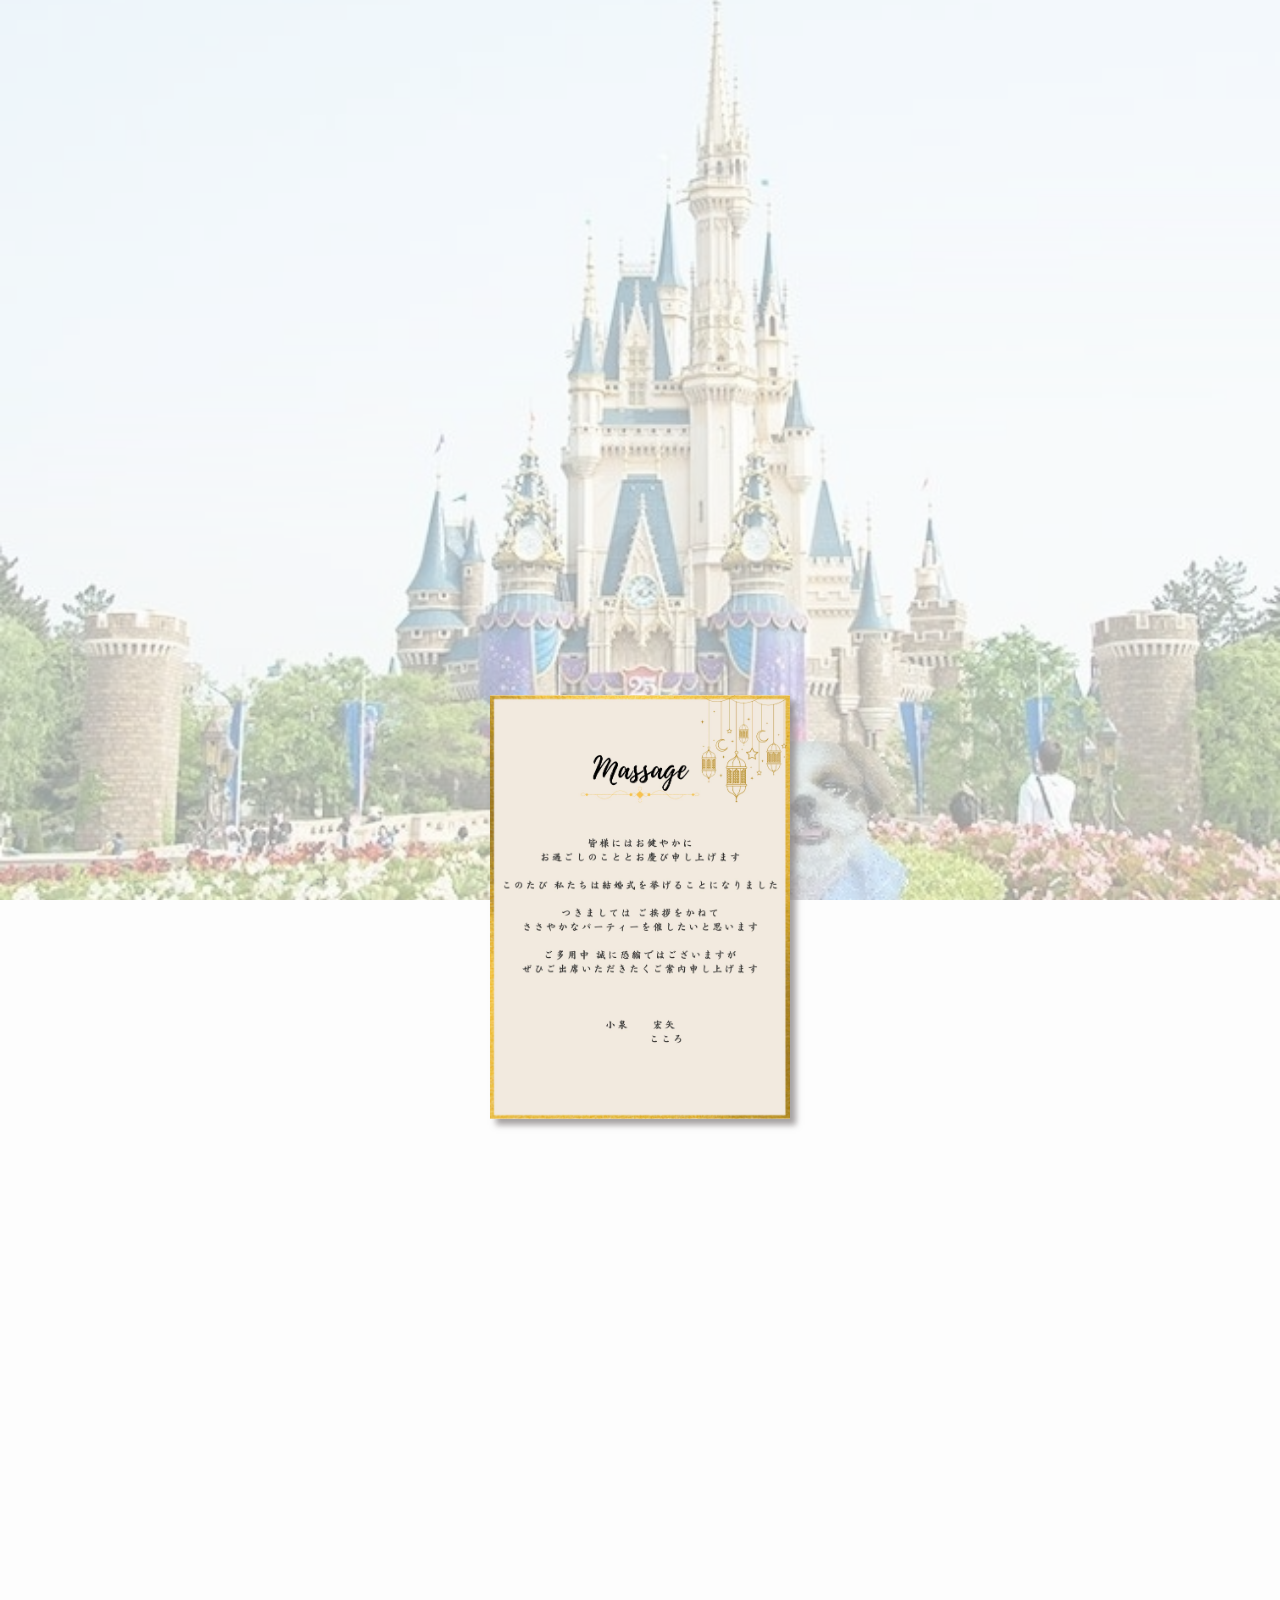
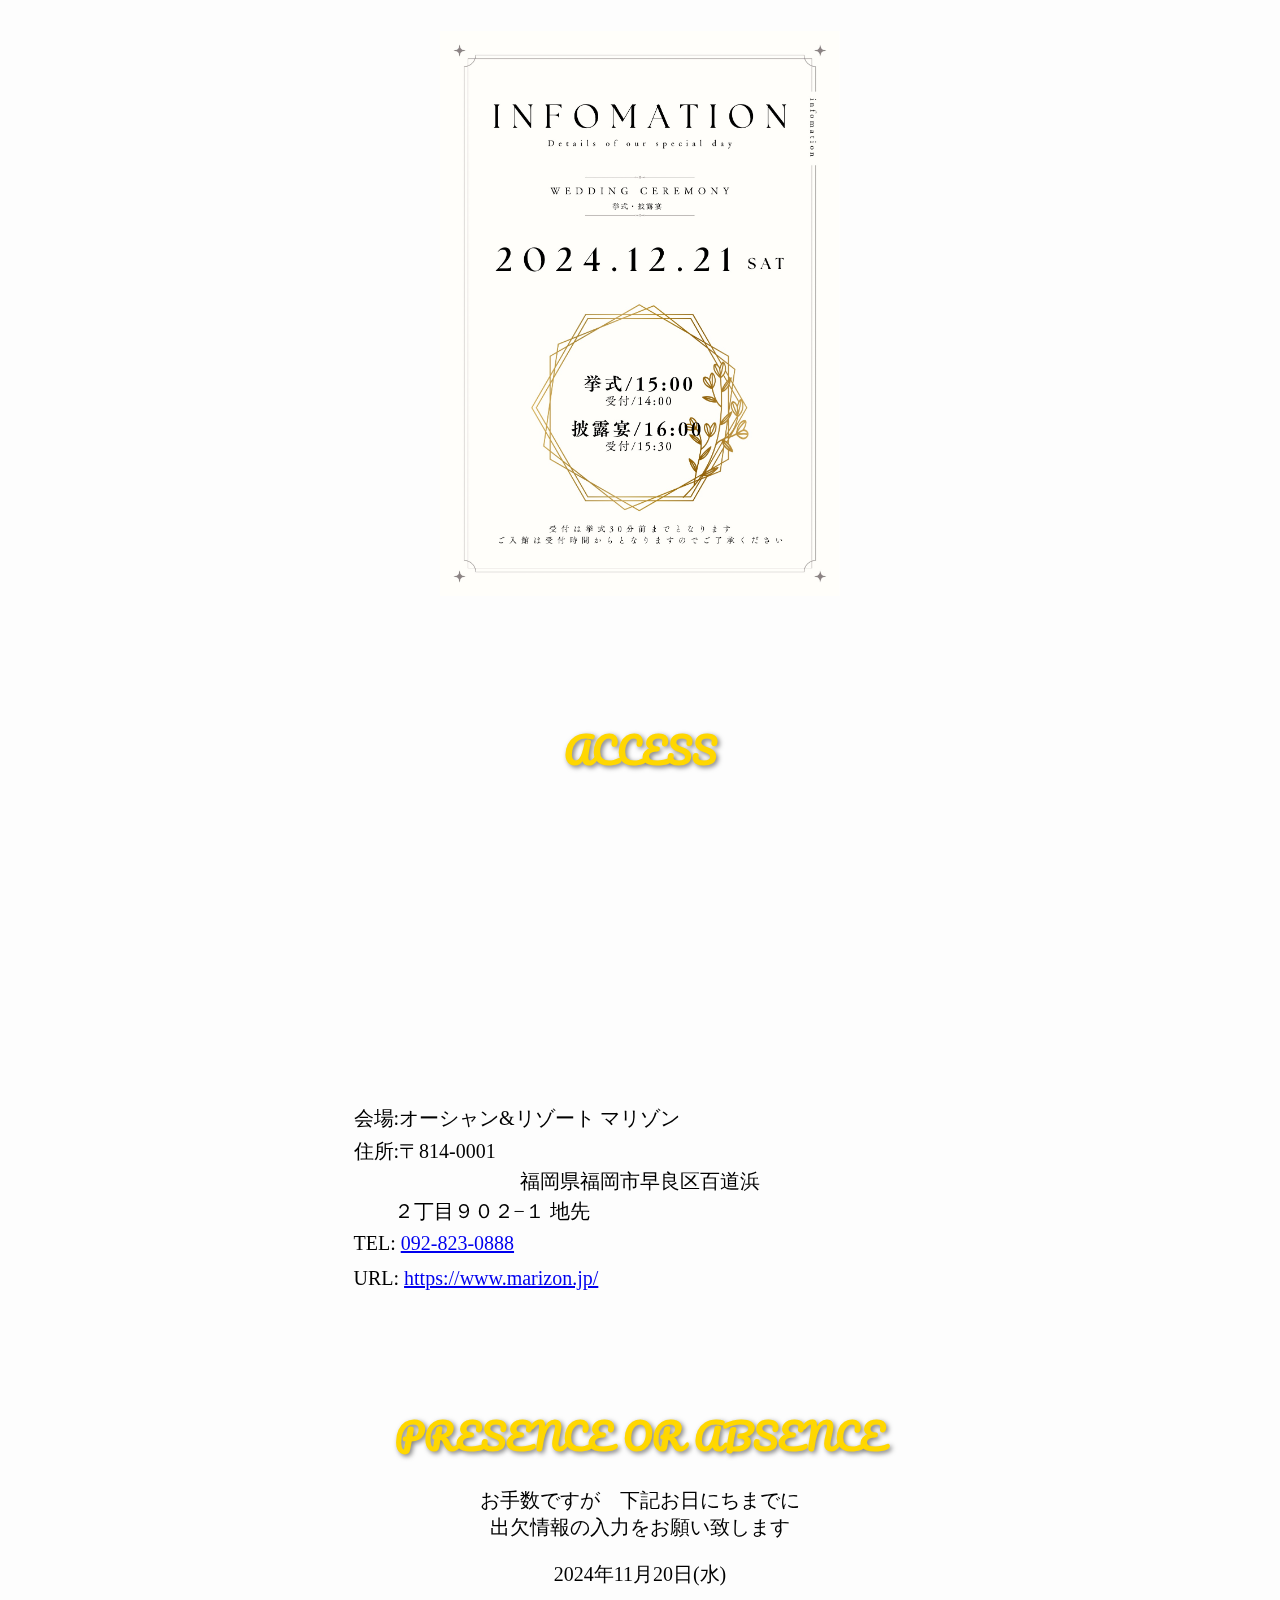
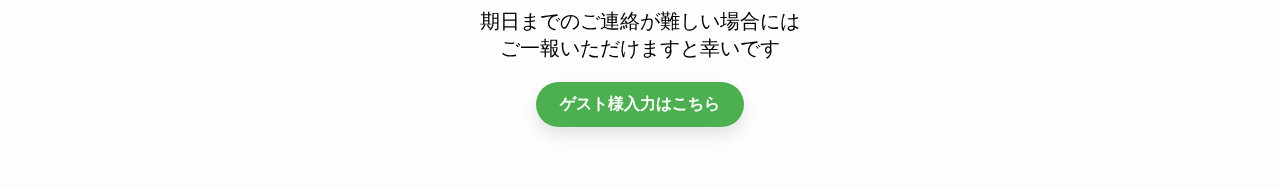
<file: index.html>
<!DOCTYPE html>
<html lang="ja">

<head>
  <meta charset="UTF-8">
  <meta name="viewport" content="width=device-width, initial-scale=1.0">
  <title>Web招待状</title>
  <style>
    @import url('https://fonts.googleapis.com/css2?family=Pacifico&display=swap');

    html {
      overflow-x: hidden;
      -webkit-overflow-scrolling: touch;
    }

    .hidden {
      opacity: 0;
      transition: opacity 1s ease-out;
    }

    .visible {
      opacity: 1;
    }

    body {
      display: flex;
      flex-direction: column;
      justify-content: center;
      align-items: center;
      margin: 0;
      background-color: #fdfdfd;
      font-family: Arial, sans-serif;
      padding: 10px;
      overflow-x: hidden;
      /* スマホでの余白を追加 */
    }

    .invitation {
      font-family: 'Pacifico', cursive;
      font-size: 50px;
      color: rgb(255, 215, 0);
      opacity: 0;
      filter: blur(10px);
      text-shadow: 2px 2px 5px rgba(0, 0, 0, 0.2);
      animation: fadeInBlur 3s ease forwards;
    }

    .image-container,
    .image2-container {
      margin-top: 20px;
      opacity: 0;
      filter: blur(10px);
      animation: fadeInBlur 3s ease forwards;
    }

    .image-container {
      animation-delay: 2s;
    }

    .image2-container {
      padding: 20px;
      background-color: hsl(25, 61%, 75%);
      border-radius: 10px;
      text-align: center;
      animation: fadeInBlur 0s ease forwards;
    }


    .countdown-text {
      font-family: 'Pacifico', cursive;
      font-size: 48px;
      color: rgb(255, 215, 0);
      text-shadow: 2px 2px 5px rgba(0, 0, 0, 0.3);
      margin-bottom: 10px;
    }

    .countdown-days {
      font-size: 80px;
      /* 日数を大きく表示 */
      font-family: Arial, sans-serif;
      color: black;
      margin: 5px 0;
    }



    .countdown-subtext {
      font-size: 20px;
      color: black;
      margin-top: 20px;
      font-family: Arial, sans-serif;
    }

    /* スマホ対応のためのメディアクエリ */
    @media (max-width: 600px) {
      .invitation {
        font-size: 36px;
        /* フォントサイズを小さく */
      }

      .countdown-text {
        font-size: 36px;
        /* フォントサイズを小さく */
      }

      .countdown-days {
        font-size: 60px;
        /* 日数のフォントサイズを小さく */
      }

      .countdown-time {
        font-size: 24px;
        /* 残り時間のフォントサイズを小さく */
      }
      .countdown-time2 {
        font-size: 40px;
        /* 残り時間のフォントサイズを小さく */
      }

      .image-container img,
      .image2-container img {
        width: 100%;
        /* 画像を画面幅に合わせてレスポンシブに */
        height: auto;
      }

      .countdown-container {
        padding: 20px;
        /* 枠内の余白 */
        margin: 10px;
        /* 外側の余白 */
        border-radius: 10px;
        /* 角を丸くする */
        text-align: center;
        /* テキストを中央揃え */
        width: auto;
        /* 要素の幅を中身に合わせる */
        background-color: rgba(250, 249, 249, 0.7);
        /* 薄いグレーに透過効果を設定 (0.7のAlphaで70%不透明) */
        justify-content: center;
      }
    }

    @keyframes fadeInBlur {
      0% {
        opacity: 0;
        filter: blur(10px);
      }

      50% {
        opacity: 0.5;
        filter: blur(5px);
      }

      100% {
        opacity: 1;
        filter: blur(0);
      }
    }

    .container {
      max-width: 600px;
      width: 100%;
      border: 2px solid black;
      padding: 20px;
      box-shadow: 5px 5px 0px rgba(0, 0, 0, 0);
      position: relative;
      overflow-x: hidden;
    }

    h1 {
      text-align: center;
      font-size: 36px;
      margin: 0;
      color: rgb(255, 215, 0);
      font-family: 'Pacifico', cursive;
    }

    h2 {
      text-align: center;
      font-size: 24px;
      margin: 20px 0 10px 0;
      color: #000;
    }

    .date {
      text-align: center;
      font-size: 28px;
      margin-bottom: 20px;
    }

    .box {
      border: 2px solid black;
      padding: 10px;
      margin: 10px 0;
      font-size: 22px;
    }

    .box-time {
      display: flex;
      justify-content: space-between;
      padding: 5px 0;
    }

    .note {
      font-family: 'Yu Mincho', cursive;
      text-align: center;
      margin-top: 20px;
      font-size: 20px;
      color: #000;
      line-height: 15px;
    }


    .note2 {
      font-family: 'Yu Mincho', cursive;
      text-align: center;
      margin-top: 20px;
      font-size: 20px;
      color: #000;
      line-height: 10px;
    }

    .note3 {
      font-family: 'Yu Mincho', cursive;
      text-align: center;
      margin-top: 20px;
      font-size: 20px;
      color: #000;
    }

    /* 手書き風の線と吹き出し */
    .corner-decor {
      position: relative;
      top: -20px;
      left: -20px;
      font-size: 40px;
      transform: rotate(10deg);
    }

    .message {
      position: relative;
      top: -50px;
      right: -10px;
      font-size: 16px;
      background: white;
      padding: 5px;
      border-radius: 10px;
      border: 1px solid black;
      transform: rotate(-5deg);
    }

    .header {
      font-size: 24px;
      font-family: 'Cursive', sans-serif;
      margin-bottom: 50px;
      color: black;
    }

    .content {
      font-size: 16px;
      line-height: 2;
      color: black;
      padding: 20px;
      /* コンテンツ内の余白 */
      margin: 20px;
      /* 外側の余白 */
      border: 2px solid #ccc;
      /* 枠線 (薄いグレー) */
      border-radius: 8px;
      /* 角を丸くする */
      background-color: white;
      /* 背景色を白に */
      box-shadow: 0 4px 8px rgba(0, 0, 0, 0.1);
      /* 影の設定 */
      max-width: 600px;
      /* 横幅を最大600pxに制限 */
      margin: 20px auto;
      /* 中央寄せ */
    }


    .info-section {
      position: relative;
      /* 親要素は相対位置 */
      padding: 50px;
      text-align: center;
      color: white;
      /* 高さを設定 */
      overflow: hidden;
      overflow-x: hidden;
    }

    .info-section::before {
      content: '';
      position: fixed;
      top: 0;
      left: 0;
      width: 100%;
      height: 100vh;
      background-image: url('sample13.jpg');
      /* 背景画像を設定 */
      background-size: cover;
      background-position: center;
      opacity: 0.4;
      /* 背景画像だけを半透明に */
      z-index: -1;
      /* 背景画像をテキストの後ろに配置 */
    }


    .info-section h1,
    .info-section h2,
    .info-section .date {
      margin: 10px 0;
      text-shadow: 2px 2px 5px rgba(0, 0, 0, 0.5);
      /* 文字に影をつけて読みやすく */
    }

    .box {
      background-color: rgba(0, 0, 0, 0.4);
      /* 背景を半透明にして読みやすく */
      padding: 20px;
      border-radius: 10px;
      display: inline-block;
    }

    .box-time {
      display: flex;
      justify-content: space-between;
      margin: 10px 0;
    }

    .button {
      display: inline-block;
      padding: 12px 24px;
      /* ボタンの内側の余白 */
      font-size: 16px;
      font-weight: bold;
      color: white;
      /* テキストの色 */
      background-color: #4CAF50;
      /* ボタンの背景色（おしゃれなグリーン） */
      text-align: center;
      text-decoration: none;
      /* 下線を消す */
      border-radius: 25px;
      /* 角を丸くする */
      box-shadow: 0px 8px 15px rgba(0, 0, 0, 0.1);
      /* 影をつけることで立体感を出す */
      transition: background-color 0.3s ease, box-shadow 0.3s ease;
      /* ホバー時のアニメーション */
    }

    .button:hover {
      background-color: #45a049;
      /* ホバー時に色を少し変える */
      box-shadow: 0px 12px 20px rgba(0, 0, 0, 0.2);
      /* ホバー時に影を強調 */
    }

    .button:active {
      background-color: #3e8e41;
      /* クリック時にさらに色を暗くする */
      box-shadow: 0px 5px 10px rgba(0, 0, 0, 0.1);
      /* クリック時に影を少し縮小 */
      transform: translateY(2px);
      /* クリック時に少し押し込まれるような動き */
    }

    .content2 img {
      box-shadow: 6px 6px 6px rgba(130, 124, 124, 0.7);
      /* 影 */
    }

    #countdown-time {
      display: flex;
      /* Flexboxを使用 */
      align-items: center;
      /* 縦方向の中央揃え */
      justify-content: center;

    }

    #countdown-time div {
      margin-left:24px;
      margin-right:24px;
      /* 要素の間にスペースを追加 */
      font-size: 40px;
      width: 50px;
      /* フォントサイズを調整 */
    }

    /* 最後の要素のマージンをなくす */
  </style>
</head>

<body>
  <div class="info-section">

    <div class="hidden invitation" style="text-align: center;">WEDDING INVITATION</div>
    <br><br>
    <div class="image-container">
      <img src="sample1.jpg" alt="Wedding Image" width="400">
    </div>
    <br><br>
    <div class="invitation" style="text-align: center;">HIROYA&KOKORO</div>
    <br><br><br><br><br><br>

    <div class="content2">
      <img src="sample7.jpg" alt="Wedding Image" width="300">
    </div>
    <br><br>
    <br><br>

    <!-- カウントダウン表示用のコンテナ -->
    <div class="hidden countdown-container">
      <div class="countdown-text">Count Down</div>
      <div id="countdown-days" class="countdown-days" style="color: #000; font-size: 60px; font-family: 'Times New Roman', Times, serif; font-weight: bold;"></div> <!-- 日数の表示 -->
      <div style="color: #000; font-size: 24px; font-family: 'Times New Roman', Times, serif;">DAYS</div> <!-- 日数の表示 -->
      <div id="countdown-time" class="countdown-time2" style="text-align: center;">
        <div id="hours" style="color: #000; font-size: 50px; font-family: 'Times New Roman', Times, serif; font-weight: bold;">00</div> <!-- 時間 -->
        <div id="minutes" style="color: #000; font-size: 50px; font-family: 'Times New Roman', Times, serif; font-weight: bold;">00</div> <!-- 分 -->
        <div id="seconds" style="color: #000; font-size: 50px; font-family: 'Times New Roman', Times, serif; font-weight: bold;">00</div> <!-- 秒 -->
      </div>
      <div id="countdown-time" class="countdown-time" style="text-align: center;">
        <div style="color: #000; font-size: 14px; font-family: 'Times New Roman', Times, serif;">HOURS</div> <!-- 日数の表示 -->
        <div style="color: #000; font-size: 14px; font-family: 'Times New Roman', Times, serif;">MINUTES</div> <!-- 日数の表示 -->
        <div style="color: #000; font-size: 14px; font-family: 'Times New Roman', Times, serif;">SECONDS</div> <!-- 日数の表示 -->
      </div>
      <div class="countdown-subtext" style="font-size: 22px; font-family: 'Times New Roman', Times, serif;">to our Wedding</div>
      <div class="countdown-subtext" style="font-size: 34px; font-family: 'Times New Roman', Times, serif;">2024.12.21 Sat</div>
    </div>
    <br><br>
    <br><br>
    <br><br>

    <div class="content3">
      <img src="sample21.jpg" alt="Wedding Image" width="400">
    </div>
    <br><br>
    <br><br>
    <br><br>

    <h1>ACCESS</h1>
    <div style="width: 300px; height: 300px;">
      <iframe
        src="https://www.google.com/maps/embed?pb=!1m14!1m8!1m3!1d13293.509993508838!2d130.3509109!3d33.5955085!3m2!1i1024!2i768!4f13.1!3m3!1m2!1s0x354193aa8b05f2c1%3A0x74a2c663538db44e!2z44Kq44O844K344Oj44OzJuODquOCvuODvOODiCDjg57jg6rjgr7jg7M!5e0!3m2!1sja!2sjp!4v1726925455384!5m2!1sja!2sjp"
        width="400" height="300" style="border:0;" allowfullscreen="" loading="lazy"
        referrerpolicy="no-referrer-when-downgrade"></iframe>
    </div>
    <div class="note" style="text-align: left;">　　会場:オーシャン&リゾート マリゾン</div>
    <div class="note2" style="text-align: left;">　　住所:〒814-0001</div>
    <div class="note2">福岡県福岡市早良区百道浜</div>
    <div class="note2" style="text-align: left;">　　　　２丁目９０２−１ 地先</div>
    <div class="note" style="text-align: left;">
      　　TEL: <a href="tel:0928230888">092-823-0888</a>
    </div>
    <div class="note" style="text-align: left;">
      　　URL: <a href="https://www.marizon.jp/" target="_blank" rel="noopener noreferrer">https://www.marizon.jp/</a>
    </div>
    <br><br>
    <br><br>
    <br><br>

    <h1>PRESENCE OR ABSENCE</h1>
    <div class="note3">
      <p>お手数ですが　下記お日にちまでに<br>出欠情報の入力をお願い致します</p>
      <p>2024年11月20日(水)</p>
      <p>期日までのご連絡が難しい場合には<br>ご一報いただけますと幸いです</p>
    </div>

    <div class="guest-input">
      <a href="https://forms.gle/kTgFNKAYLXP86XMN8" class="button">ゲスト様入力はこちら</a>
    </div>

    <div id="response"></div>
  </div>

  </div>

  <script>
    window.addEventListener('scroll', function () {
      const scrollY = window.scrollY;
      document.querySelector('.info-section').style.backgroundPositionY = `${scrollY * 0.5}px`;
    });
    window.addEventListener('scroll', function () {
      const elements = document.querySelectorAll('.hidden');
      elements.forEach(function (element) {
        const position = element.getBoundingClientRect().top;
        if (position < window.innerHeight) {
          element.classList.add('visible');
        }
      });
    });
    function updateCountdown() {
      const endDate = new Date('2024-12-21T15:00:00');
      const now = new Date();
      const timeDiff = endDate - now;
      if (timeDiff <= 0) {
        document.getElementById('countdown-days').textContent = 'カウントダウン終了';
        document.getElementById('hours').textContent = '';
        document.getElementById('minutes').textContent = '';
        document.getElementById('seconds').textContent = '';
        return;
      }
      const days = Math.floor(timeDiff / (1000 * 60 * 60 * 24));
      const hours = Math.floor((timeDiff % (1000 * 60 * 60 * 24)) / (1000 * 60 * 60));
      const minutes = Math.floor((timeDiff % (1000 * 60 * 60)) / (1000 * 60));
      const seconds = Math.floor((timeDiff % (1000 * 60)) / 1000);

      document.getElementById('countdown-days').textContent = `${days}`;
      document.getElementById('hours').textContent = `${hours}`;
      document.getElementById('minutes').textContent = `${minutes}`;
      document.getElementById('seconds').textContent = `${seconds}`;
    }

    setInterval(updateCountdown, 1000);
    updateCountdown();
  </script>
</body>

</html>
</file>
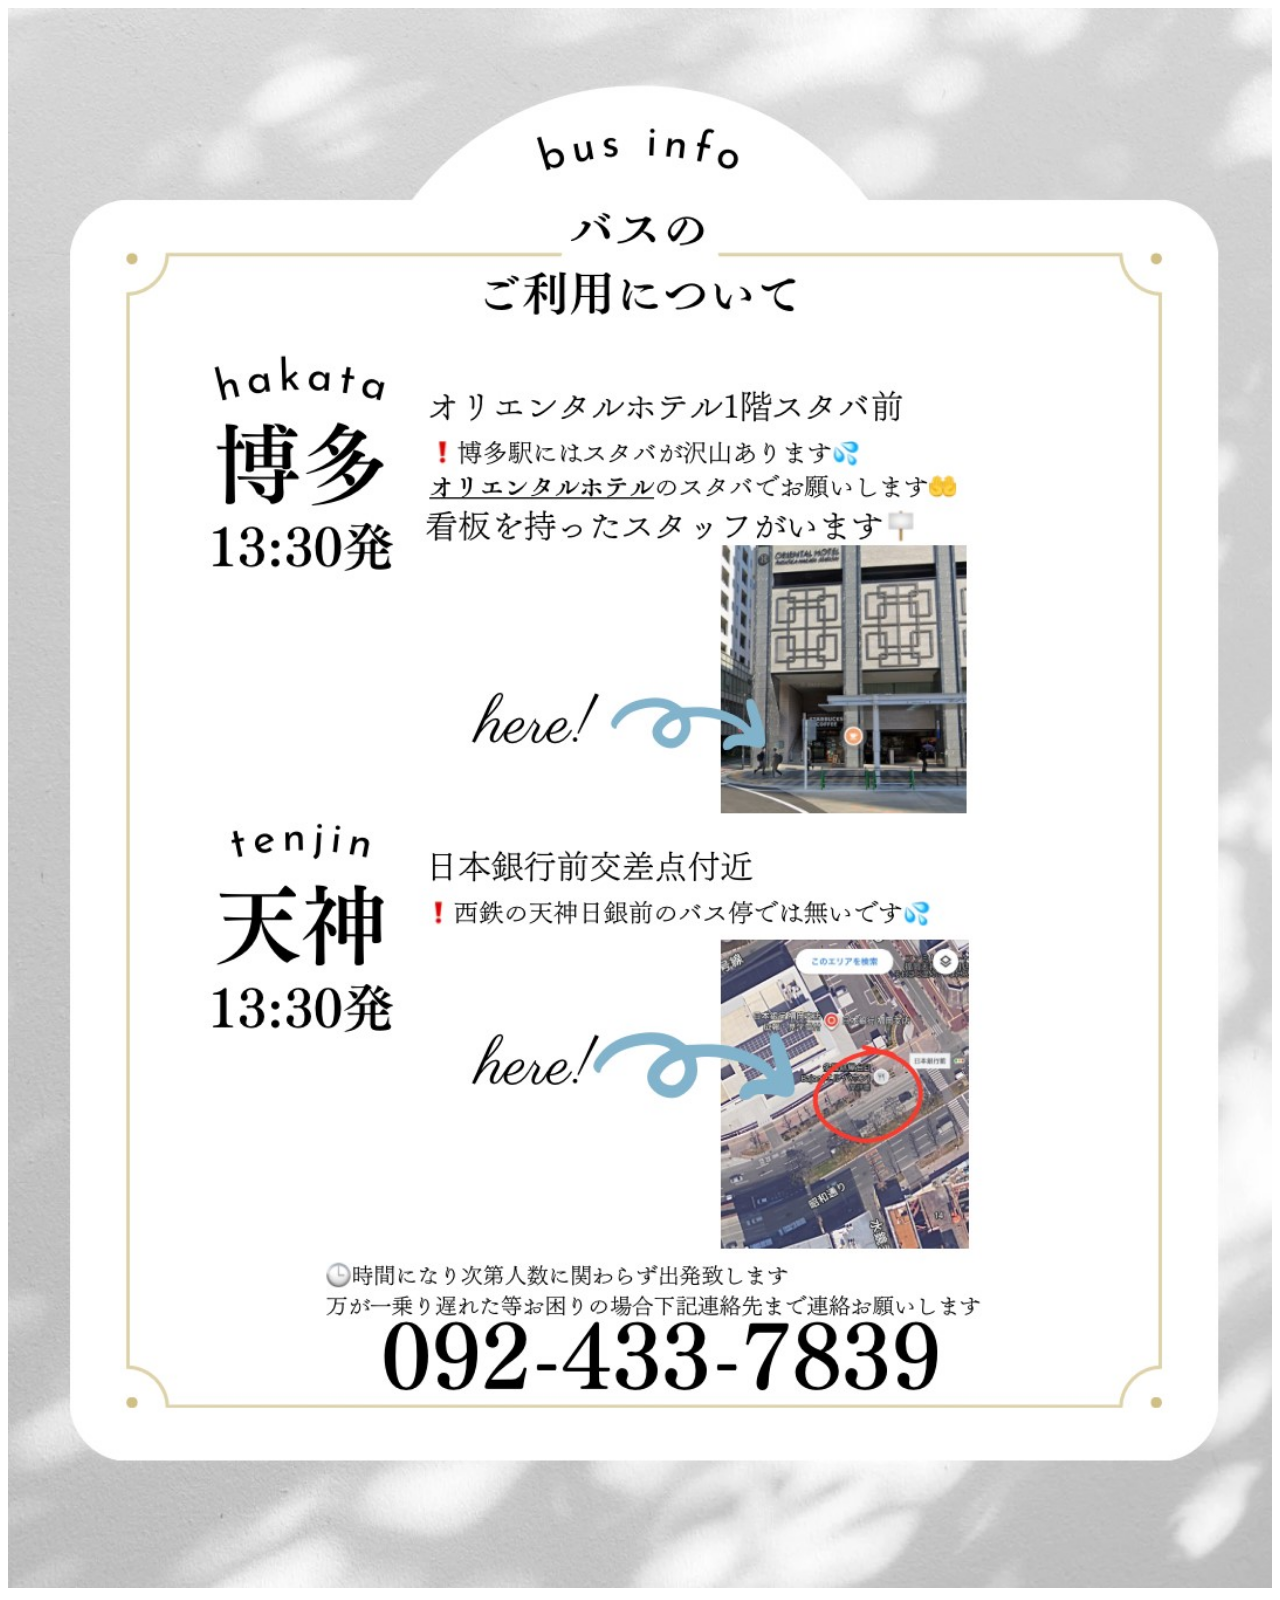
<file: bus-info.html>
<!DOCTYPE html>
<html lang="ja">

<head>
  <meta charset="UTF-8">
  <meta name="viewport" content="width=device-width, initial-scale=1.0">
  <title>Web招待状</title>
  <style>
    .image-container img,
    .image2-container img {
      width: 100%;
      /* 画像を画面幅に合わせてレスポンシブに */
      height: 100%;
    }
  </style>
</head>

<body>
  <div class="image-container">
    <img src="sample101.jpg" width="400">
  </div>

</body>

</html>
</file>
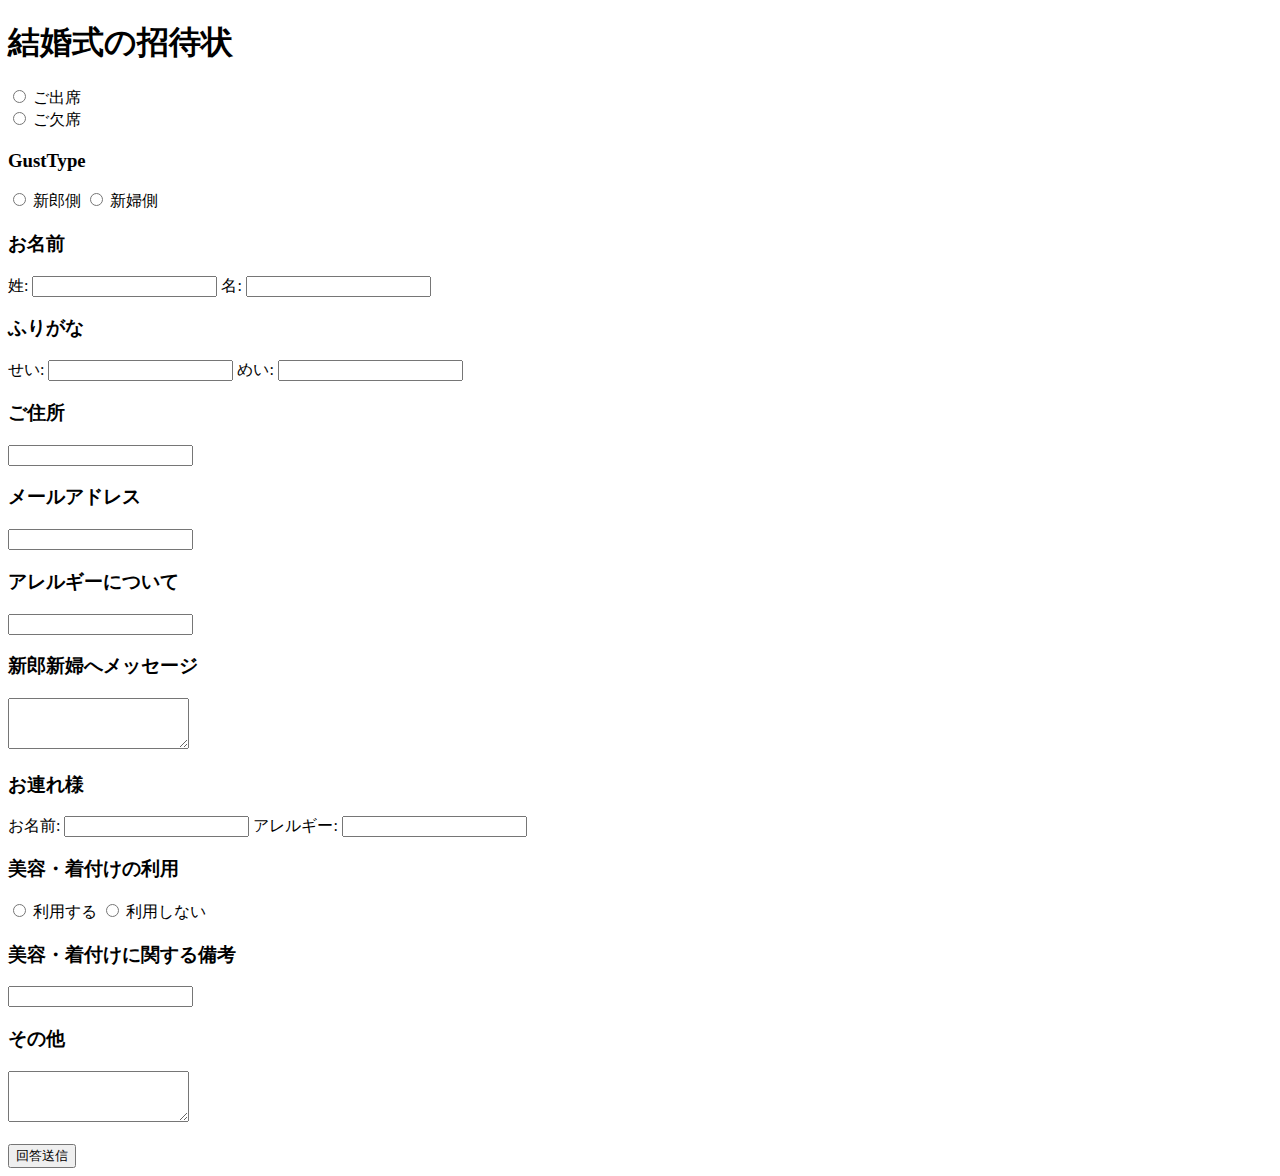
<file: guest-input.html>
<!DOCTYPE html>
<html lang="ja">
<head>
    <meta charset="UTF-8">
    <meta name="viewport" content="width=device-width, initial-scale=1.0">
    
    <title>結婚式の招待状</title>
</head>
<body>
    <h1>結婚式の招待状</h1>

    <form action="submit_form.php" method="POST">
        <!-- 出席か欠席の選択 -->
        <div class="radio-wrapper">
            <input type="radio" id="attending" name="attendance" value="attending" required>
            <label for="attending">ご出席</label>
        </div>
        
        <div class="radio-wrapper">
            <input type="radio" id="not_attending" name="attendance" value="not_attending" required>
            <label for="not_attending">ご欠席</label>
        </div>

        <!-- ゲストタイプ選択 -->
        <h3>GustType</h3>
        <label>
            <input type="radio" name="guest_type" value="groom_side" required>
            新郎側
        </label>
        <label>
            <input type="radio" name="guest_type" value="bride_side" required>
            新婦側
        </label>

        <!-- お名前入力 -->
        <h3>お名前</h3>
        <label for="last_name">姓:</label>
        <input type="text" id="last_name" name="last_name" required>

        <label for="first_name">名:</label>
        <input type="text" id="first_name" name="first_name" required>

        <!-- ふりがな入力 -->
        <h3>ふりがな</h3>
        <label for="last_name_furigana">せい:</label>
        <input type="text" id="last_name_furigana" name="last_name_furigana" required>

        <label for="first_name_furigana">めい:</label>
        <input type="text" id="first_name_furigana" name="first_name_furigana" required>

        <!-- ご住所入力 -->
        <h3>ご住所</h3>
        <input type="text" id="address" name="address" required>

        <!-- メールアドレス入力 -->
        <h3>メールアドレス</h3>
        <input type="email" id="email" name="email" required>

        <!-- アレルギー入力 -->
        <h3>アレルギーについて</h3>
        <input type="text" id="allergies" name="allergies">

        <!-- メッセージ入力 -->
        <h3>新郎新婦へメッセージ</h3>
        <textarea id="message" name="message" rows="3"></textarea>

        <!-- お連れ様の追加 -->
        <h3>お連れ様</h3>
        <label for="guest_name">お名前:</label>
        <input type="text" id="guest_name" name="guest_name">

        <label for="guest_allergies">アレルギー:</label>
        <input type="text" id="guest_allergies" name="guest_allergies">

        <!-- 美容・着付け利用 -->
        <h3>美容・着付けの利用</h3>
        <label>
            <input type="radio" name="beauty_service" value="yes">
            利用する
        </label>
        <label>
            <input type="radio" name="beauty_service" value="no">
            利用しない
        </label>

        <!-- 美容・着付け備考 -->
        <h3>美容・着付けに関する備考</h3>
        <input type="text" id="beauty_service_note" name="beauty_service_note">

        <!-- その他 -->
        <h3>その他</h3>
        <textarea id="other_notes" name="other_notes" rows="3"></textarea>

        <!-- 送信ボタン -->
        <br><br>
        <input type="submit" value="回答送信">
    </form>
</body>
</html>
</file>
